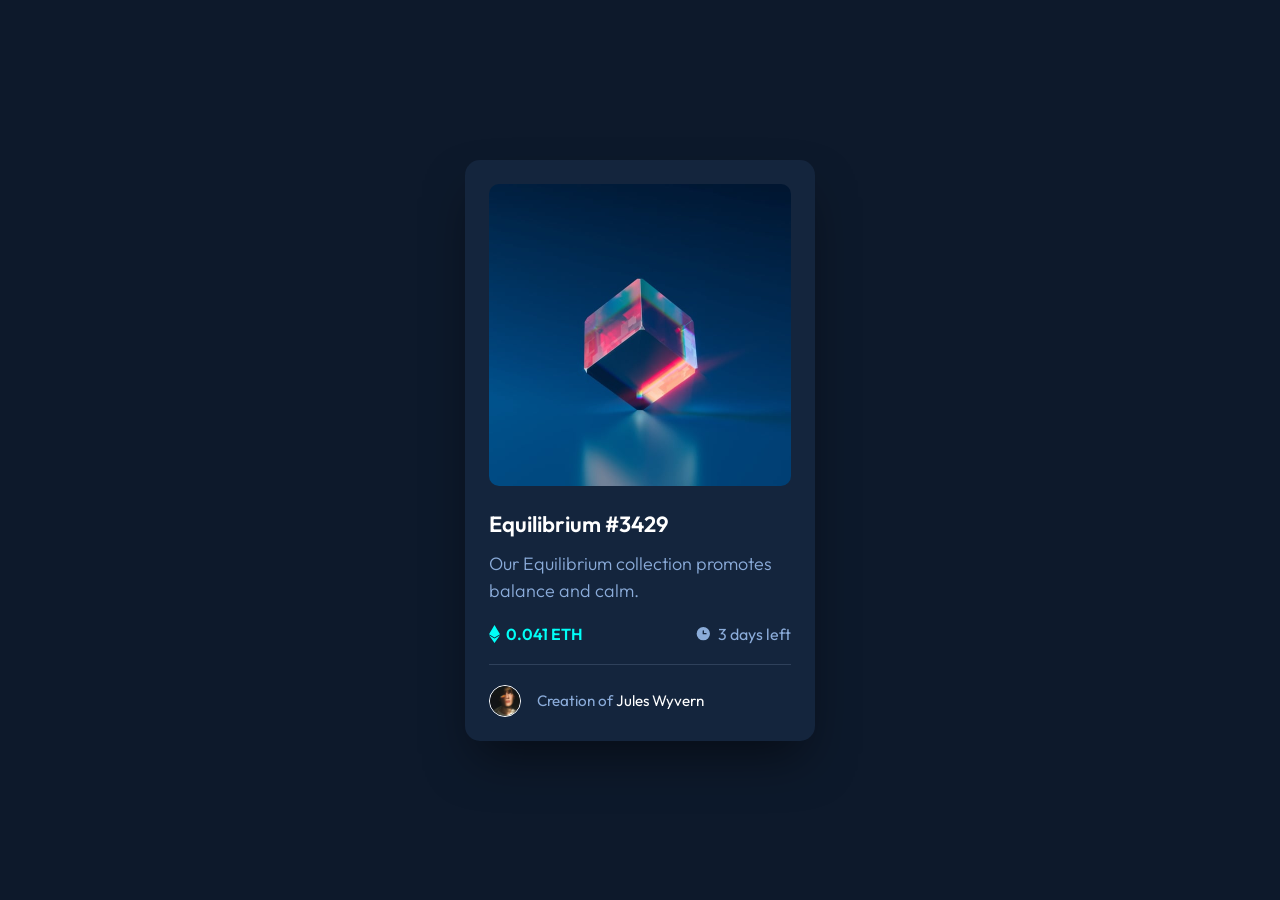
<file: index.html>
<!DOCTYPE html>
<html lang="en">
<head>
    <meta charset="UTF-8">
    <meta name="viewport" content="width=device-width, initial-scale=1.0">
    <title>Frontend Mentor | NFT preview card component</title>
    <link rel="stylesheet" href="nft.css">
    <link rel="preconnect" href="https://fonts.googleapis.com">
<link rel="preconnect" href="https://fonts.gstatic.com" crossorigin>
<link href="https://fonts.googleapis.com/css2?family=Hanken+Grotesk:ital,wght@0,100..900;1,100..900&family=Inter:ital,opsz,wght@0,14..32,600;1,14..32,600&family=Outfit:wght@100..900&family=Red+Hat+Display:ital,wght@0,300..900;1,300..900&display=swap" rel="stylesheet">
</head>
<body>
    
    <main>
        <div class="card">
            <div class="card__image">
                <img src="image-equilibrium.jpg" alt="Equilibrium" class="card__image--img">
                <div class="card__image--overlay">
                    <img src="icon-view.svg" alt="View Icon" class="card__image--icon">
                </div>
            </div>
            <div class="card__content">
                <h1 class="card__content--title">Equilibrium #3429</h1>
                <p class="card__content--description">Our Equilibrium collection promotes balance and calm.</p>
                <div class="card__content--info">
                    <div class="card__content--price">
                        <img src="icon-ethereum.svg" alt="Ethereum Icon" class="card__content--price-icon">
                        <span>0.041 ETH</span>
                    </div>
                    <div class="card__content--time">
                        <img src="icon-clock.svg" alt="Clock Icon" class="card__content--time-icon">
                        <span>3 days left</span>
                    </div>
                </div>
                <hr class="card__content--divider">
                <div class="card__content--creator">
                    <img src="image-avatar.png" alt="Creator Avatar" class="card__content--creator-avatar">
                    <p>Creation of <span>Jules Wyvern</span></p>
                </div>
            </div>
        </div>
    </main>
    
</body>
</html>
</file>
<file: nft.css>
:root {
  --main-bg: hsl(217, 54%, 11%);
  --card-bg: hsl(216, 50%, 16%);
  --line-color: hsl(215, 32%, 27%);
  --cyan: hsl(178, 100%, 50%);
  --soft-blue: hsl(215, 51%, 70%);
  --white: hsl(0, 0%, 100%);
}

* {
  box-sizing: border-box;
  margin: 0;
  padding: 0;
}

body {
  min-height: 100vh;
  display: flex;
  align-items: center;
  justify-content: center;
  padding: 1.5rem;
  background-color: var(--main-bg);
  font-family: "Outfit", sans-serif;
}

.card {
  width: 100%;
  max-width: 350px;
  padding: 1.5rem;
  border-radius: 15px;
  background-color: var(--card-bg);
  box-shadow: 0 25px 50px -12px rgb(0 0 0 / 50%);
}

.card__image {
  position: relative;
  overflow: hidden;
  border-radius: 10px;
  cursor: pointer;
}

.card__image--img {
  display: block;
  width: 100%;
  height: auto;
}

.card__image--overlay {
  position: absolute;
  inset: 0;
  display: flex;
  align-items: center;
  justify-content: center;
  background-color: hsl(178 100% 50% / 50%);
  opacity: 0;
  transition: opacity 0.3s ease;
}

.card__image:hover .card__image--overlay {
  opacity: 1;
}

.card__image--icon {
  width: 48px;
  height: 48px;
}

.card__content {
  padding-top: 1.5rem;
}

.card__content--title {
  margin-bottom: 0.75rem;
  color: var(--white);
  font-size: 1.375rem;
  font-weight: 600;
  transition: color 0.3s ease;
}

.card__content--title:hover {
  color: var(--cyan);
  cursor: pointer;
}

.card__content--description {
  margin-bottom: 1.25rem;
  color: var(--soft-blue);
  font-size: 1.125rem;
  font-weight: 300;
  line-height: 1.5;
}

.card__content--info {
  display: flex;
  align-items: center;
  justify-content: space-between;
  font-size: 1rem;
}

.card__content--price,
.card__content--time {
  display: flex;
  align-items: center;
  gap: 0.4rem;
}

.card__content--price-icon,
.card__content--time-icon {
  width: auto;
  height: auto;
}

.card__content--price {
  color: var(--cyan);
  font-weight: 600;
}

.card__content--time {
  color: var(--soft-blue);
  font-weight: 400;
}

.card__content--divider {
  height: 1px;
  margin: 1.25rem 0;
  border: 0;
  background-color: var(--line-color);
}

.card__content--creator {
  display: flex;
  align-items: center;
  gap: 1rem;
}

.card__content--creator-avatar {
  width: 32px;
  height: 32px;
  border: 1px solid var(--white);
  border-radius: 50%;
}

.card__content--creator p {
  color: var(--soft-blue);
  font-size: 0.95rem;
}

.card__content--creator span {
  color: var(--white);
  transition: color 0.3s ease;
}

.card__content--creator span:hover {
  color: var(--cyan);
  cursor: pointer;
}
</file>
